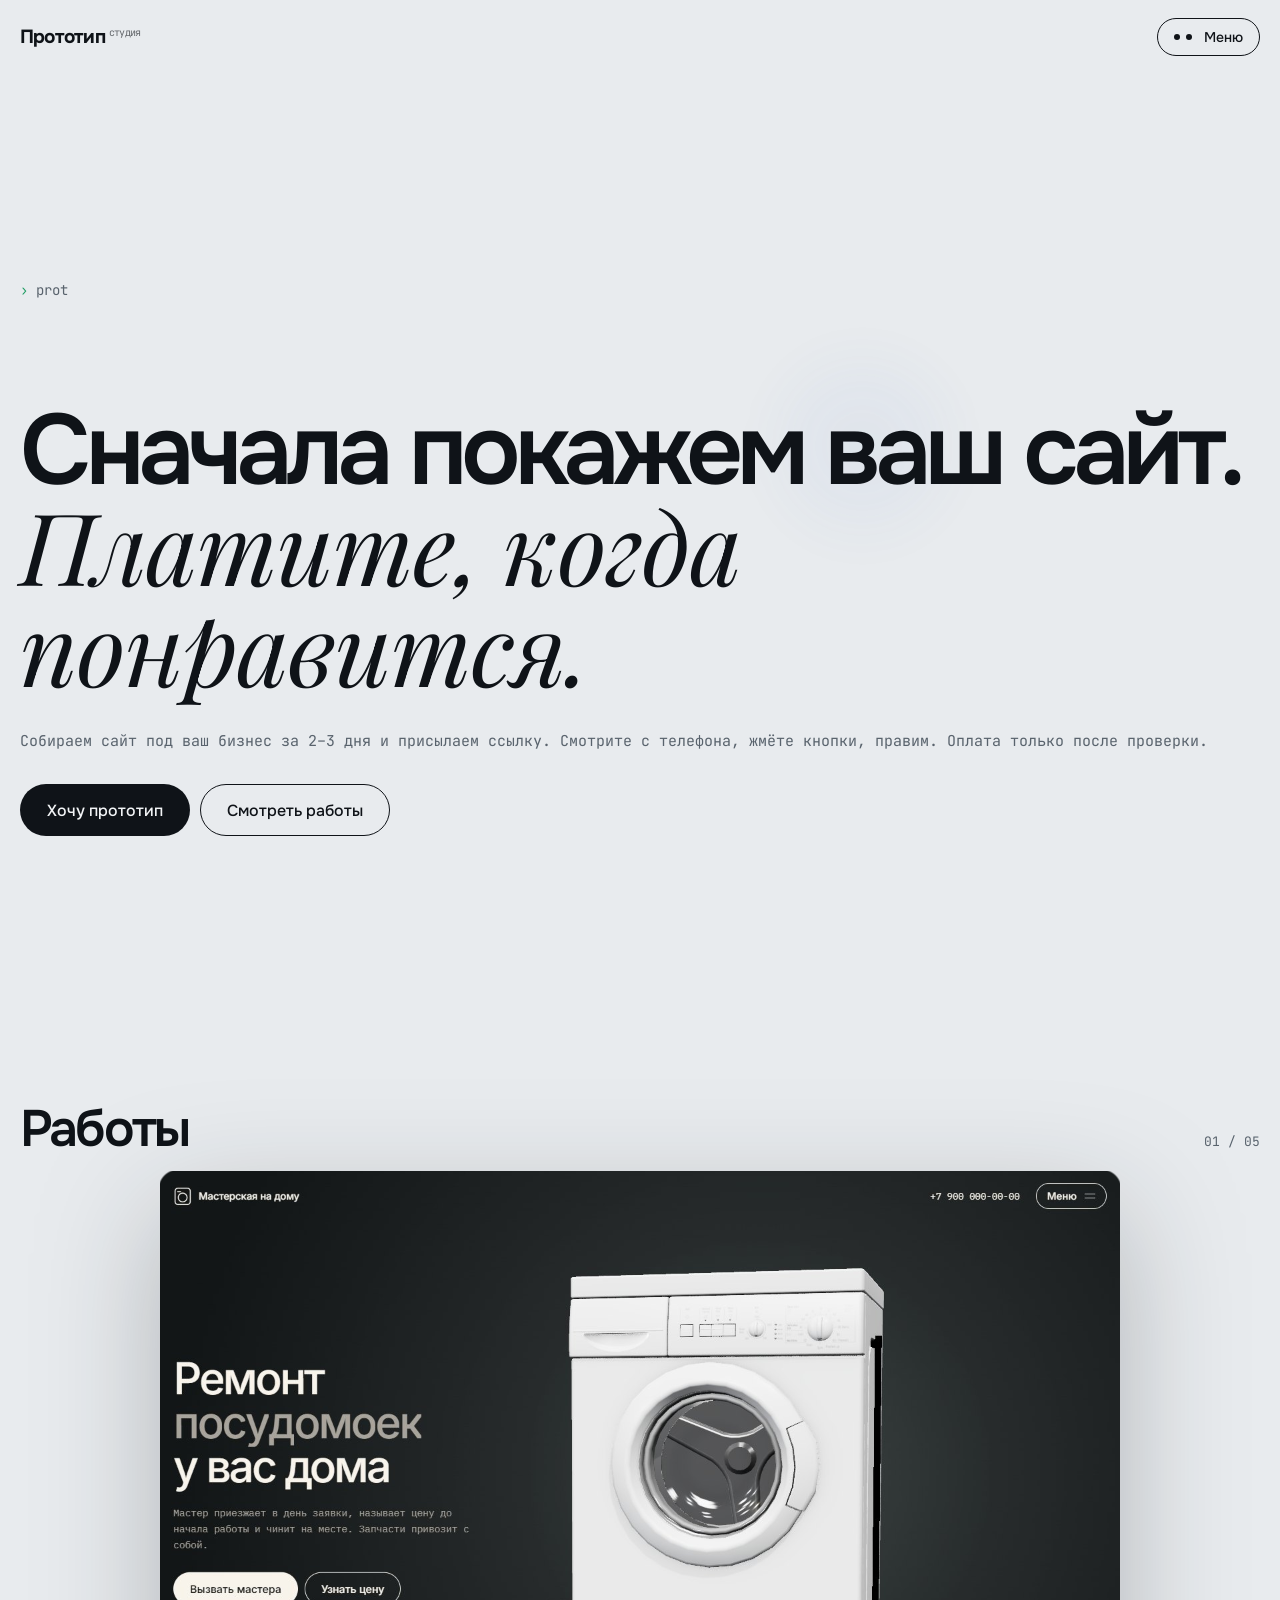
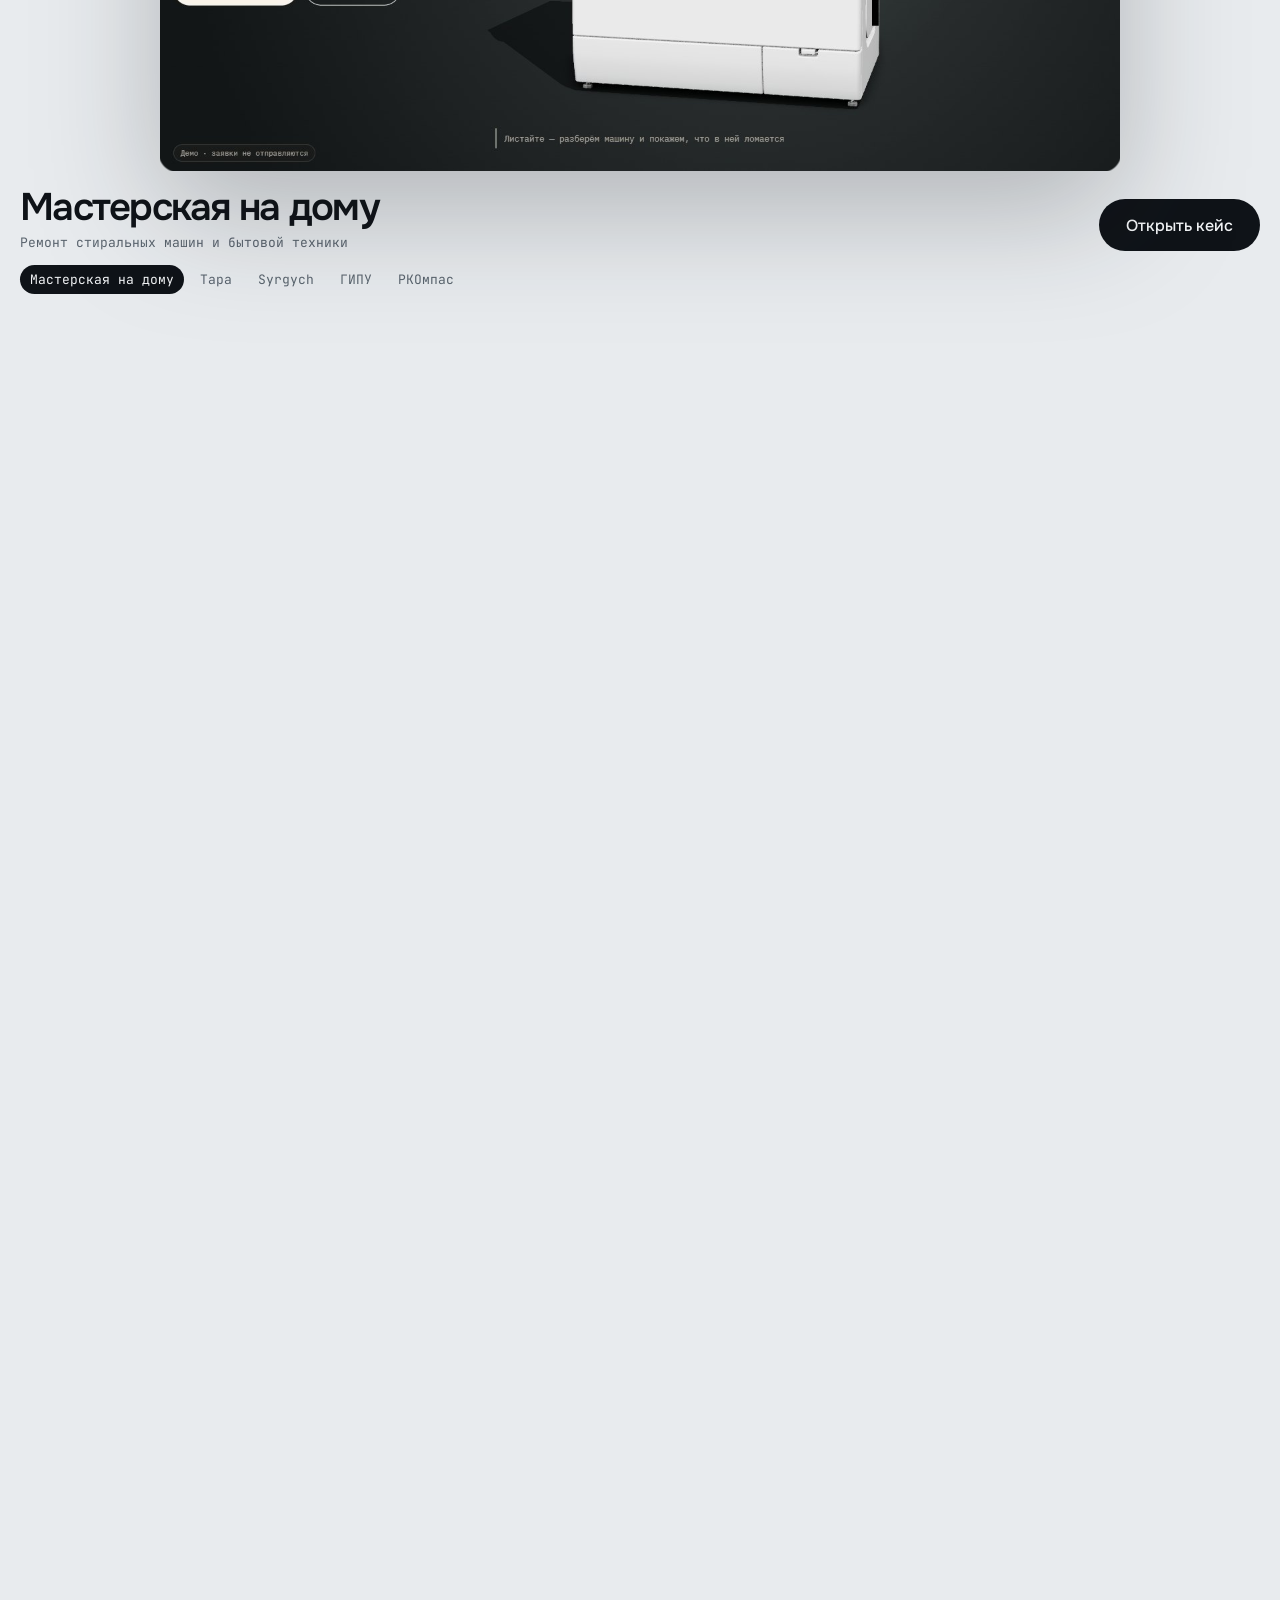
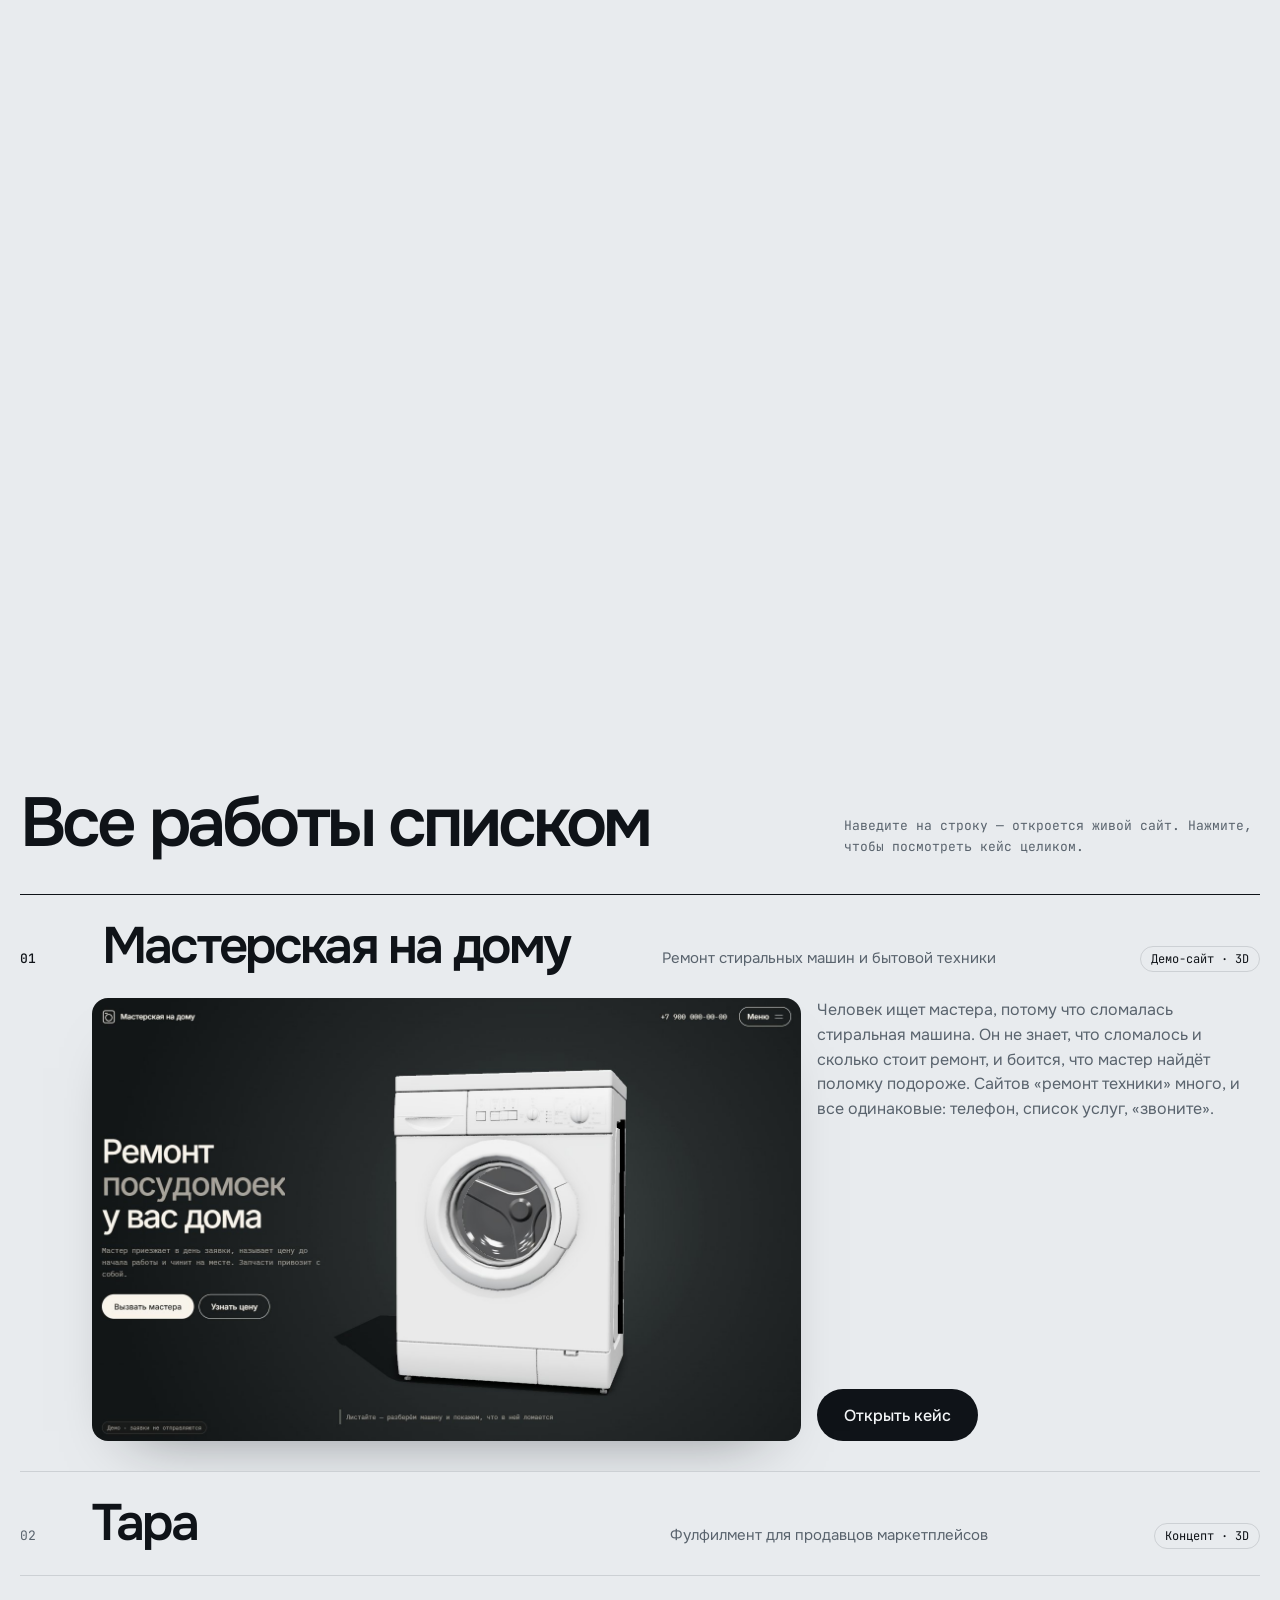
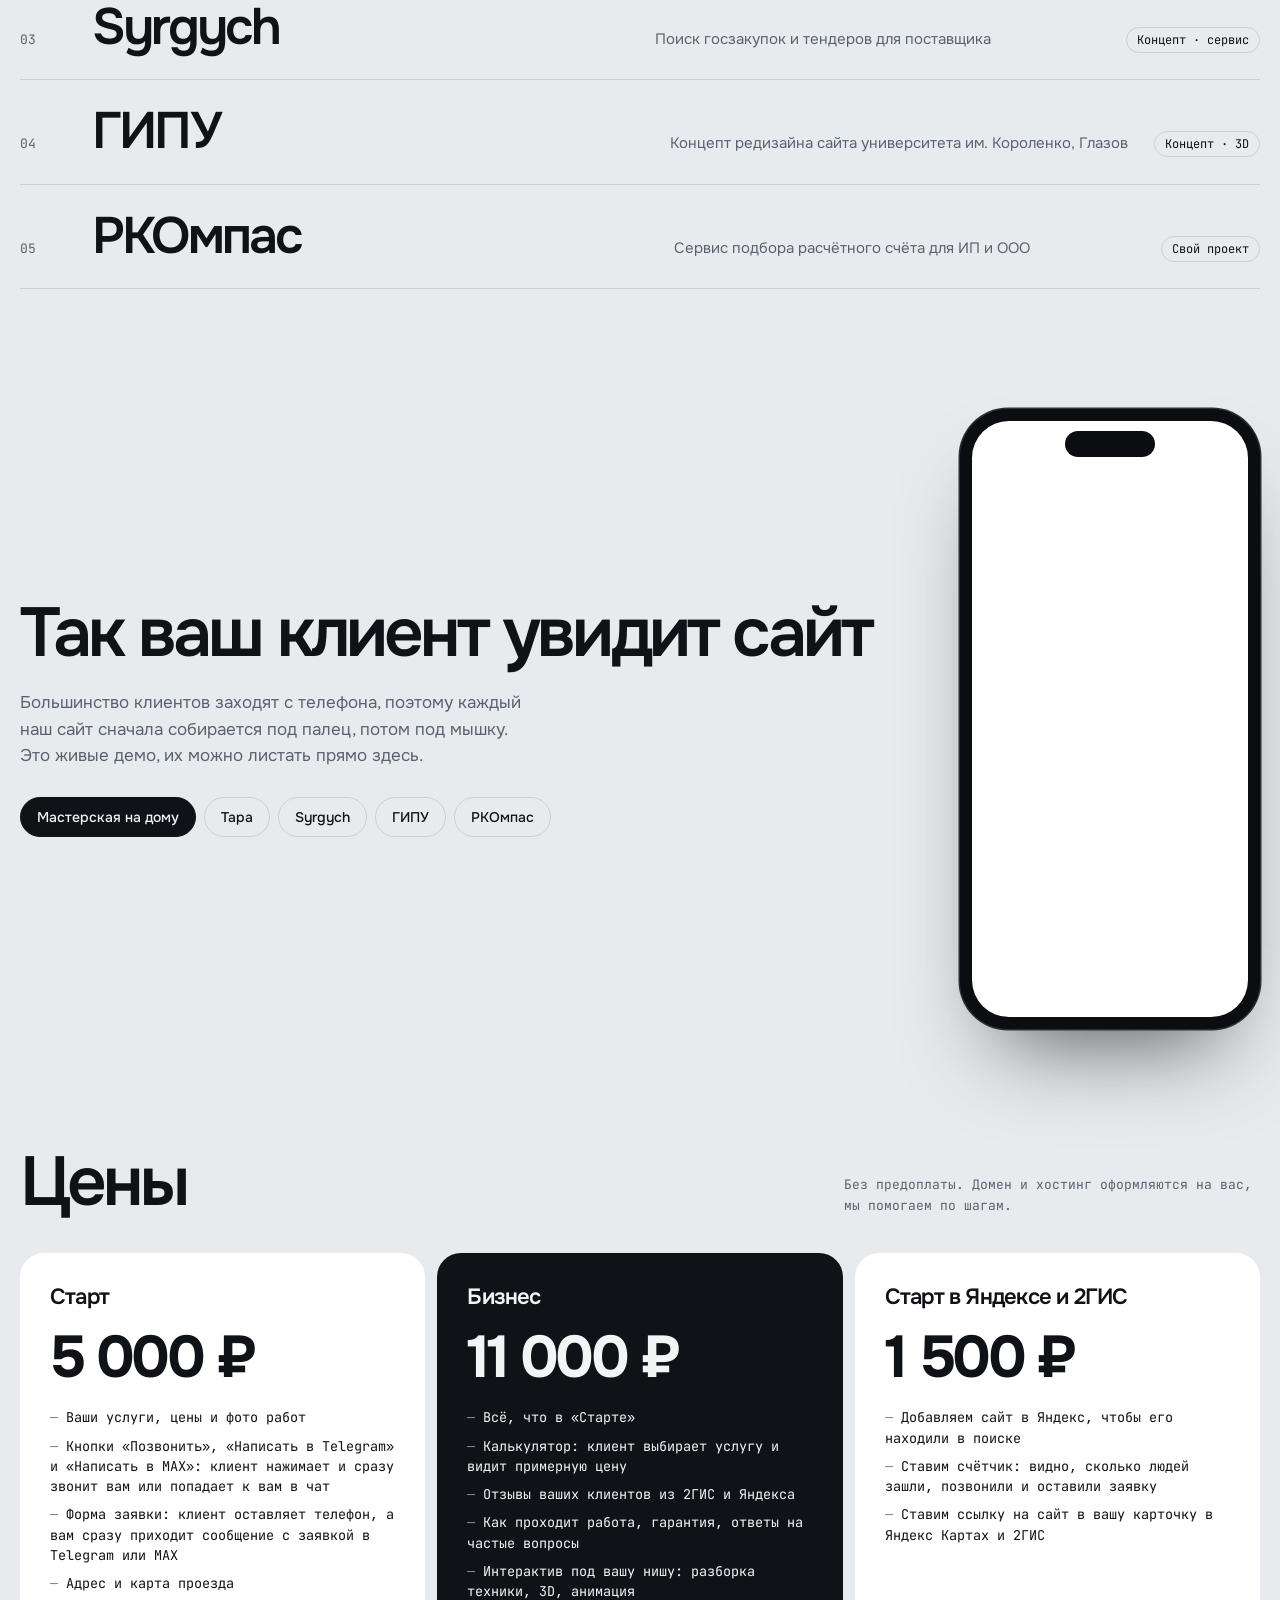
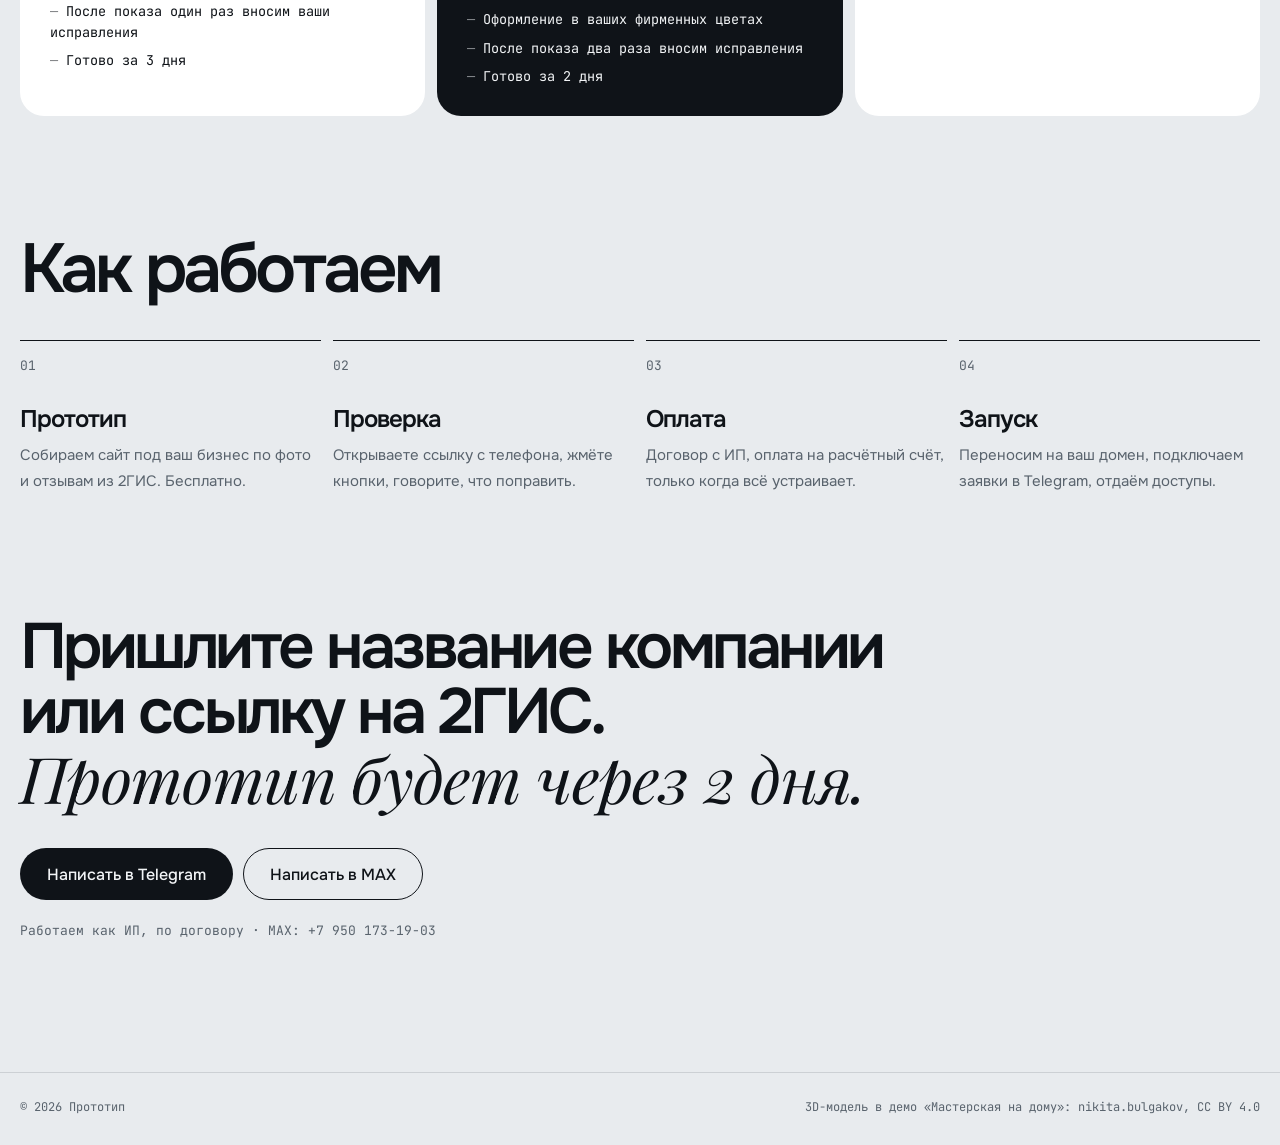
<file: index.html>
<!doctype html>
<html lang="ru" class="no-js">
<head>
  <meta charset="utf-8">
  <meta name="viewport" content="width=device-width, initial-scale=1, viewport-fit=cover">
  <title>Прототип — сайты для малого бизнеса</title>
  <meta name="description" content="Делаем сайты для малого бизнеса: сначала показываем готовый прототип на вашем телефоне, оплата только после проверки.">
  <meta name="theme-color" content="#E8EBEE">
  <link rel="preconnect" href="https://fonts.googleapis.com"><link rel="preconnect" href="https://fonts.gstatic.com" crossorigin>
  <link rel="stylesheet" href="https://fonts.googleapis.com/css2?family=Onest:wght@400;500;600;700&family=Playfair+Display:ital,wght@1,400;1,500&family=JetBrains+Mono:wght@400;500&display=swap">
  <link rel="stylesheet" href="./style.css">
  <script>document.documentElement.classList.replace('no-js','js')</script>
</head>
<body>
  <!-- прелоадер (по aller.studio): большой счётчик 0→100 и название, панель уезжает вверх -->
  <div class="pre" aria-hidden="true"><span class="pre__name">Прототип</span><span class="pre__num">000</span></div>

  <header class="top">
    <a class="logo" href="./">Прототип<sup>студия</sup></a>
    <button class="menu-btn" type="button" aria-expanded="false" aria-controls="menu"><span class="menu-btn__dot"></span><span class="menu-btn__dot"></span><span class="menu-btn__label">Меню</span></button>
  </header>

  <!-- журнальное меню (по brandonyasin.com) -->
  <nav class="menu" id="menu" aria-label="Разделы">
    <ol class="menu__list">
      <li><a href="#raboty" data-hint="3 работы, живые сайты"><span class="menu__n">01</span><span class="menu__t">Работы</span></a></li>
      <li><a href="#telefon" data-hint="как это выглядит в руке"><span class="menu__n">02</span><span class="menu__t">С телефона</span></a></li>
      <li><a href="#ceny" data-hint="два тарифа, без предоплаты"><span class="menu__n">03</span><span class="menu__t">Цены</span></a></li>
      <li><a href="#kak" data-hint="от прототипа до домена"><span class="menu__n">04</span><span class="menu__t">Как работаем</span></a></li>
      <li><a href="#svyaz" data-hint="Telegram или MAX"><span class="menu__n">05</span><span class="menu__t">Связаться</span></a></li>
    </ol>
    <p class="menu__foot">Работаем как ИП, по договору. Оплата на расчётный счёт после проверки сайта.</p>
  </nav>

  <main>
    <section class="hero" aria-labelledby="h1">
      <!-- интро-терминал (по adamperlis.com) -->
      <div class="term" aria-hidden="true"><div class="term__body"></div></div>
      <h1 id="h1" class="hero__title">Сначала покажем ваш сайт.<br><em>Платите, когда понравится.</em></h1>
      <p class="hero__lede">Собираем сайт под ваш бизнес за 2–3 дня и присылаем ссылку. Смотрите с телефона, жмёте кнопки, правим. Оплата только после проверки.</p>
      <div class="hero__row"><a class="btn btn--main" href="#svyaz">Хочу прототип</a><a class="btn btn--line" href="#raboty">Смотреть работы</a></div>
    </section>

    <!-- карточка работ с переходом как у adamperlis.com: изгиб, смаз, цветное расслоение; листается прокруткой -->
    <section class="dial" id="raboty" aria-labelledby="dial-t">
      <div class="dial__sticky">
        <div class="dial__top"><h2 id="dial-t">Работы</h2><span class="dial__count">01 / 03</span></div>
        <div class="dial__stage"><canvas aria-hidden="true"></canvas><img class="dial__fallback" alt=""></div>
        <div class="dial__meta"><div><h3 class="dial__name"></h3><p class="dial__niche"></p></div><a class="btn btn--main dial__go" href="#">Открыть кейс</a></div>
        <ol class="dial__names"></ol>
      </div>
    </section>

    <!-- сетка-аккордеон работ (по signal-a.studio) -->
    <section class="works" id="spisok" aria-labelledby="works-t">
      <div class="sec-head"><h2 id="works-t">Все работы списком</h2><p>Наведите на строку — откроется живой сайт. Нажмите, чтобы посмотреть кейс целиком.</p></div>
      <ol class="acc"></ol>
    </section>

    <!-- с телефона (по arshawnarbabi.com) -->
    <section class="phone-sec" id="telefon" aria-labelledby="phone-t">
      <div class="phone-sec__text">
        <h2 id="phone-t">Так ваш клиент увидит сайт</h2>
        <p>Большинство клиентов заходят с телефона, поэтому каждый наш сайт сначала собирается под палец, потом под мышку. Это живые демо, их можно листать прямо здесь.</p>
        <div class="phone-tabs" role="tablist" aria-label="Демо"></div>
      </div>
      <div class="phone"><div class="phone__screen"><iframe title="Демо сайта на телефоне" loading="lazy"></iframe></div><span class="phone__island"></span></div>
    </section>

    <section class="prices" id="ceny" aria-labelledby="prices-t">
      <div class="sec-head"><h2 id="prices-t">Цены</h2><p>Без предоплаты. Домен и хостинг оформляются на вас, мы помогаем по шагам.</p></div>
      <div class="plans">
        <article class="plan"><h3>Старт</h3><p class="plan__price">5 000 ₽</p><ul><li>Ваши услуги, цены и фото работ</li><li>Кнопки «Позвонить», «Написать в Telegram» и «Написать в MAX»: клиент нажимает и сразу звонит вам или попадает к вам в чат</li><li>Форма заявки: клиент оставляет телефон, а вам сразу приходит сообщение с заявкой в Telegram или MAX</li><li>Адрес и карта проезда</li><li>После показа один раз вносим ваши исправления</li><li>Готово за 3 дня</li></ul></article>
        <article class="plan plan--main"><h3>Бизнес</h3><p class="plan__price">11 000 ₽</p><ul><li>Всё, что в «Старте»</li><li>Калькулятор: клиент выбирает услугу и видит примерную цену</li><li>Отзывы ваших клиентов из 2ГИС и Яндекса</li><li>Как проходит работа, гарантия, ответы на частые вопросы</li><li>Интерактив под вашу нишу: разборка техники, 3D, анимация</li><li>Оформление в ваших фирменных цветах</li><li>После показа два раза вносим исправления</li><li>Готово за 2 дня</li></ul></article>
        <article class="plan"><h3>Старт в Яндексе и 2ГИС</h3><p class="plan__price">1 500 ₽</p><ul><li>Добавляем сайт в Яндекс, чтобы его находили в поиске</li><li>Ставим счётчик: видно, сколько людей зашли, позвонили и оставили заявку</li><li>Ставим ссылку на сайт в вашу карточку в Яндекс Картах и 2ГИС</li></ul></article>
      </div>
    </section>

    <section class="how" id="kak" aria-labelledby="how-t">
      <div class="sec-head"><h2 id="how-t">Как работаем</h2></div>
      <ol class="steps">
        <li><b>Прототип</b><span>Собираем сайт под ваш бизнес по фото и отзывам из 2ГИС. Бесплатно.</span></li>
        <li><b>Проверка</b><span>Открываете ссылку с телефона, жмёте кнопки, говорите, что поправить.</span></li>
        <li><b>Оплата</b><span>Договор с ИП, оплата на расчётный счёт, только когда всё устраивает.</span></li>
        <li><b>Запуск</b><span>Переносим на ваш домен, подключаем заявки в Telegram, отдаём доступы.</span></li>
      </ol>
    </section>

    <section class="contact" id="svyaz" aria-labelledby="c-t">
      <h2 id="c-t">Пришлите название компании или ссылку на 2ГИС.<br><em>Прототип будет через 2 дня.</em></h2>
      <div class="hero__row"><a class="btn btn--main" href="#svyaz" data-tg>Написать в Telegram</a><a class="btn btn--line" href="#svyaz" data-max>Написать в MAX</a></div>
      <p class="contact__small">Работаем как ИП, по договору · MAX: <span data-phone></span></p>
    </section>
  </main>

  <footer class="foot"><span>© 2026 Прототип</span><span>3D-модель в демо «Мастерская на дому»: nikita.bulgakov, CC BY 4.0</span></footer>

  <script src="https://cdn.jsdelivr.net/npm/gsap@3.13.0/dist/gsap.min.js"></script>
  <script type="module" src="./app.js?v=13"></script>
</body>
</html>
</file>
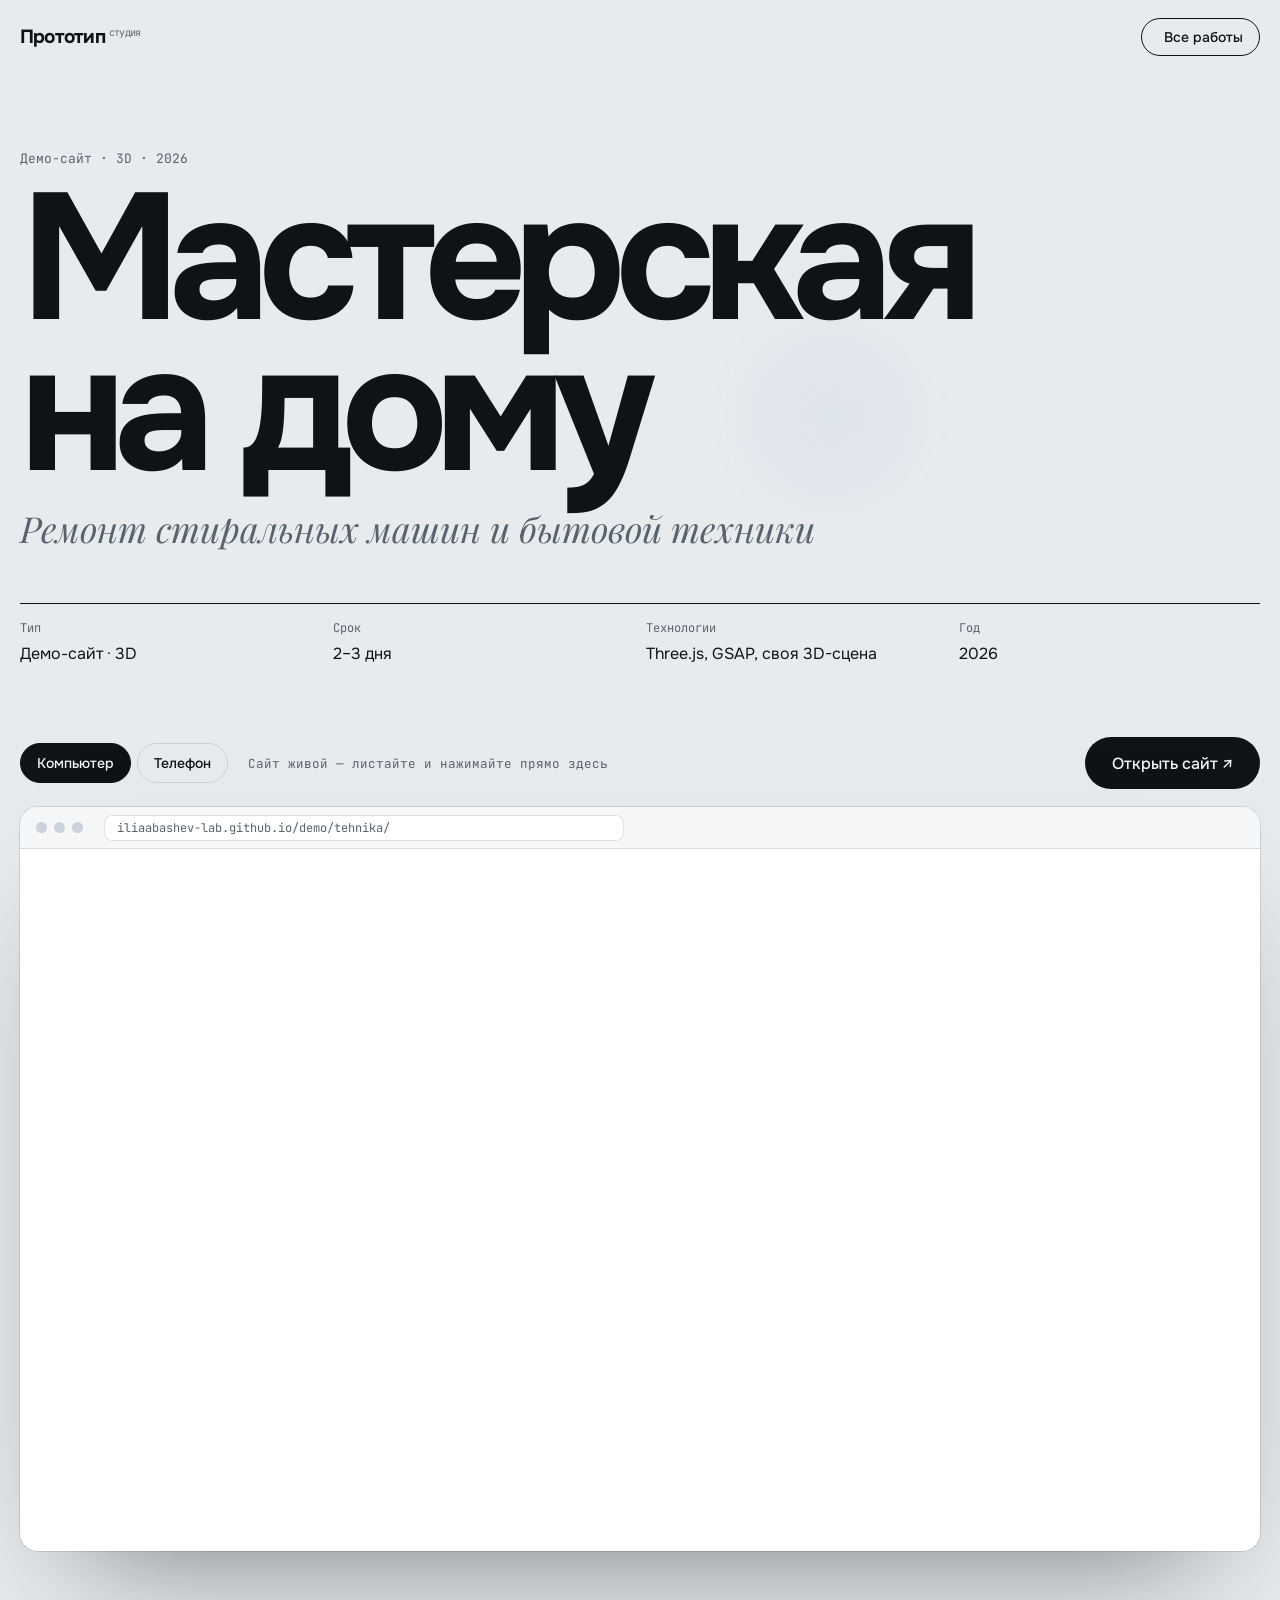
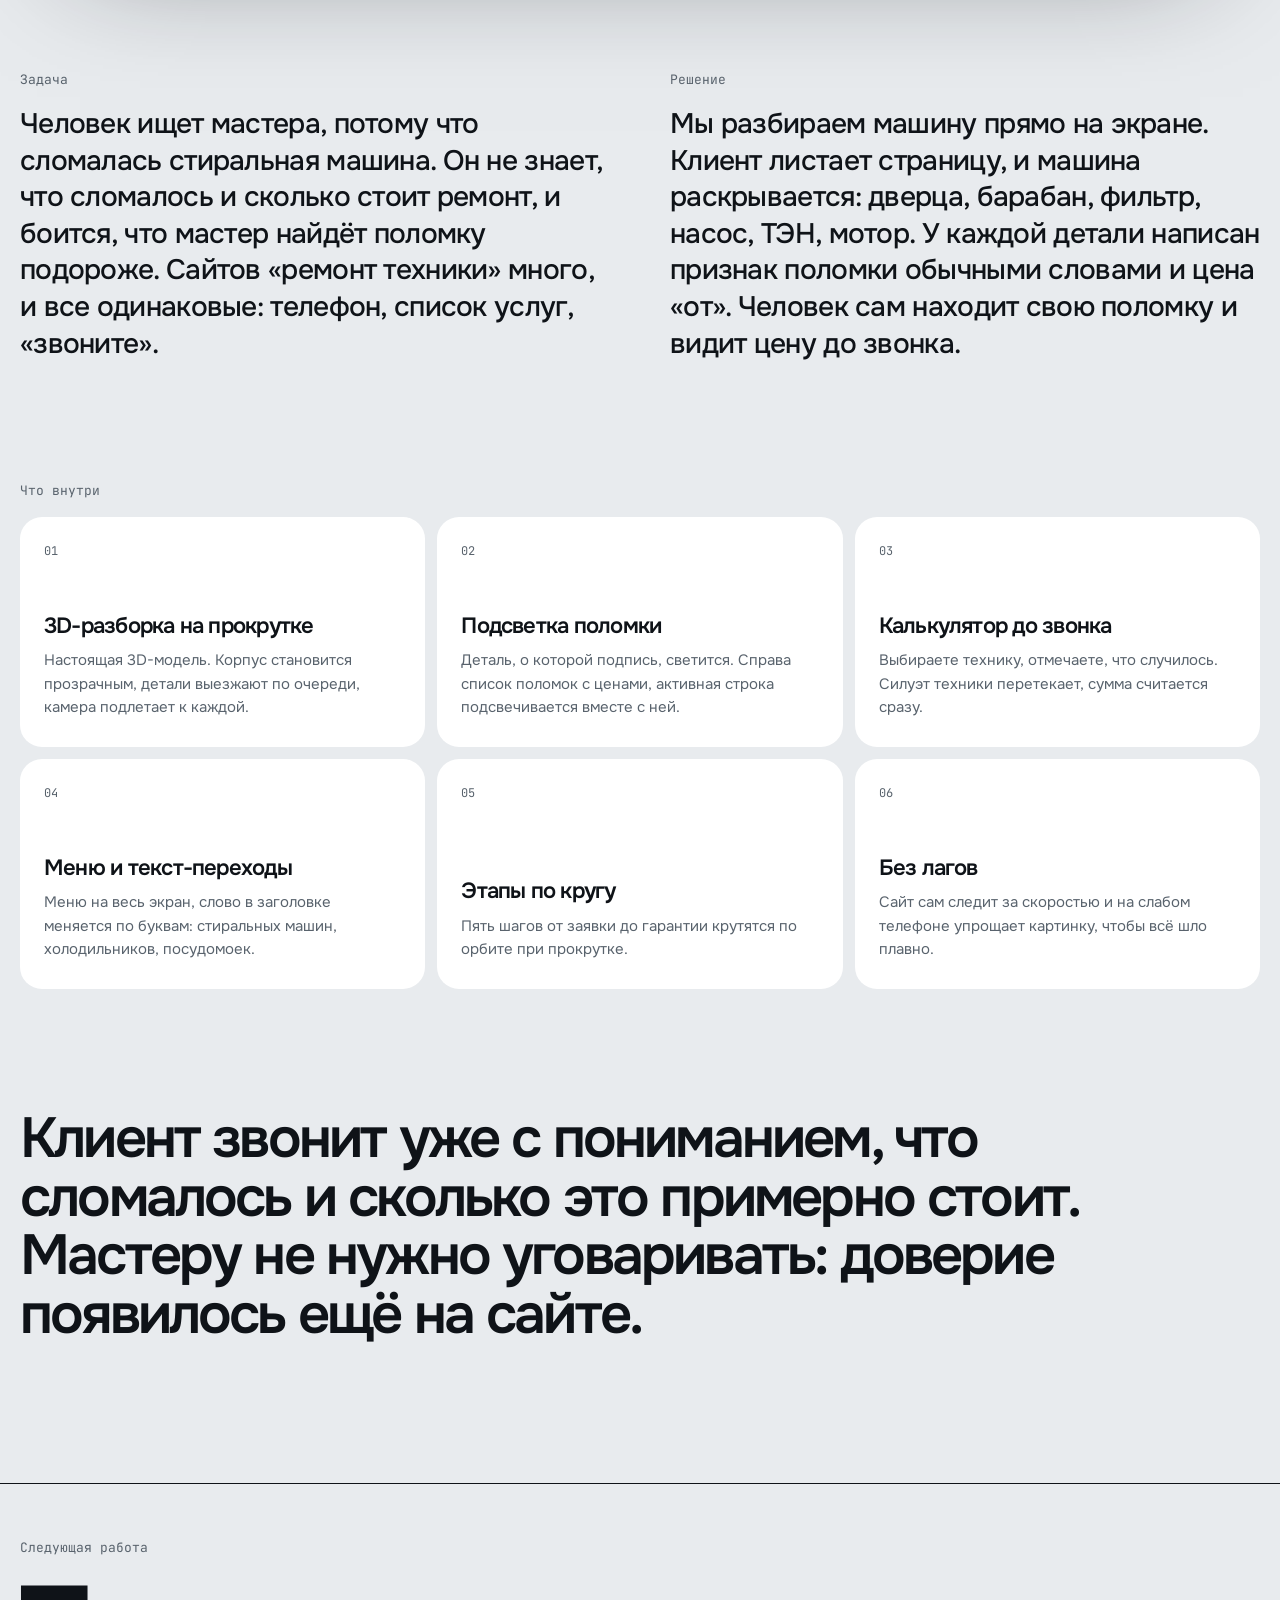
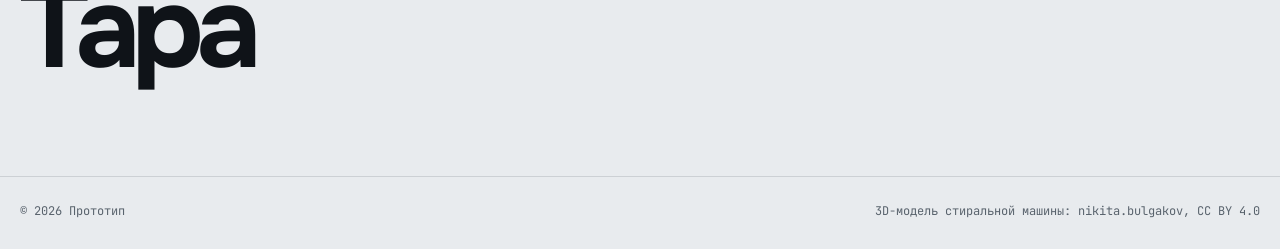
<file: case.html>
<!doctype html>
<html lang="ru" class="no-js">
<head>
  <meta charset="utf-8">
  <meta name="viewport" content="width=device-width, initial-scale=1, viewport-fit=cover">
  <title>Кейс — Прототип</title>
  <meta name="theme-color" content="#E8EBEE">
  <link rel="preconnect" href="https://fonts.googleapis.com"><link rel="preconnect" href="https://fonts.gstatic.com" crossorigin>
  <link rel="stylesheet" href="https://fonts.googleapis.com/css2?family=Onest:wght@400;500;600;700&family=Playfair+Display:ital,wght@1,400;1,500&family=JetBrains+Mono:wght@400;500&display=swap">
  <link rel="stylesheet" href="./style.css">
  <script>document.documentElement.classList.replace('no-js','js')</script>
</head>
<body class="is-case">
  <header class="top">
    <a class="logo" href="./" data-wipe>Прототип<sup>студия</sup></a>
    <a class="menu-btn" href="./#raboty" data-wipe><span class="menu-btn__label">Все работы</span></a>
  </header>

  <main class="case">
    <!-- шапка кейса (по brandonyasin.com): огромное название, курсивом ниша, ряд фактов -->
    <section class="case__head">
      <p class="case__kind"></p>
      <h1 class="case__title"></h1>
      <p class="case__niche"></p>
      <dl class="case__facts">
        <div><dt>Тип</dt><dd data-f="kind"></dd></div>
        <div><dt>Срок</dt><dd data-f="time"></dd></div>
        <div><dt>Технологии</dt><dd data-f="stack"></dd></div>
        <div><dt>Год</dt><dd data-f="year"></dd></div>
      </dl>
    </section>

    <!-- живой сайт во всю ширину: можно листать прямо здесь, переключить на телефон, открыть в новой вкладке -->
    <section class="live" aria-label="Живой сайт">
      <div class="live__bar">
        <div class="seg" role="tablist" aria-label="Устройство">
          <button type="button" role="tab" aria-selected="true" data-mode="desk">Компьютер</button>
          <button type="button" role="tab" aria-selected="false" data-mode="phone">Телефон</button>
        </div>
        <p class="live__hint">Сайт живой — листайте и нажимайте прямо здесь</p>
        <a class="btn btn--main live__open" data-f="url" target="_blank" rel="noopener">Открыть сайт ↗</a>
      </div>
      <div class="live__stage" data-mode="desk">
        <div class="browser"><div class="browser__bar"><i></i><i></i><i></i><span class="browser__url"></span></div><div class="browser__view"><iframe title="Сайт на компьютере"></iframe></div></div>
        <div class="phone phone--big"><div class="phone__screen"><iframe title="Сайт на телефоне"></iframe></div><span class="phone__island"></span></div>
      </div>
    </section>

    <section class="story">
      <div class="story__col"><h2>Задача</h2><p data-f="task"></p></div>
      <div class="story__col"><h2>Решение</h2><p data-f="solution"></p></div>
    </section>

    <section class="feats" aria-labelledby="feats-t">
      <h2 id="feats-t">Что внутри</h2>
      <ol class="feats__list"></ol>
    </section>

    <section class="result" aria-labelledby="res-t">
      <h2 id="res-t" class="visually-hidden">Результат</h2>
      <p class="result__text" data-f="result"></p>
    </section>

    <a class="case__next" data-wipe href="#"><span>Следующая работа</span><b></b></a>
  </main>
  <footer class="foot"><span>© 2026 Прототип</span><span data-credit></span></footer>
  <script src="https://cdn.jsdelivr.net/npm/gsap@3.13.0/dist/gsap.min.js"></script>
  <script type="module" src="./app.js?v=13"></script>
</body>
</html>
</file>
<file: style.css>
/* Портфолио «Прототип»: светлая холодная «бумага» и чернильный графит — нарочно не похоже на тёмное демо техники.
   Onest (кириллица, ровный гротеск) — заголовки и текст; Playfair Display курсивом — акцентные слова;
   JetBrains Mono — номера, терминал, служебные строки. Единственный цветной жест — радуга: шторка переходов и «жидкость». */
:root {
  --bg: #E8EBEE; --bg-2: #DDE2E6; --paper: #FFFFFF; --ink: #0F1318; --on-ink: #F2F4F6;
  --muted: #59636D; --line: rgba(15, 19, 24, .12); --line-ink: rgba(242, 244, 246, .14);
  --rainbow: linear-gradient(115deg, #ff5f6d 0%, #ffb347 18%, #e6e65a 34%, #4fd99a 50%, #4ab8f5 66%, #7c6bff 82%, #ff5fcf 100%);
  --f: "Onest", "Segoe UI", system-ui, sans-serif;
  --serif: "Playfair Display", Georgia, serif;
  --mono: "JetBrains Mono", ui-monospace, Consolas, monospace;
  --gl: max(20px, env(safe-area-inset-left, 0px)); --gr: max(20px, env(safe-area-inset-right, 0px));
  color-scheme: light;
}
*, *::before, *::after { box-sizing: border-box; }
html { -webkit-text-size-adjust: 100%; scroll-behavior: smooth; }
body { margin: 0; background: var(--bg); color: var(--ink); font: 400 17px/1.55 var(--f); overflow-x: hidden; -webkit-font-smoothing: antialiased; }
a { color: inherit; }
:focus-visible { outline: 2px solid #4ab8f5; outline-offset: 3px; }
em { font-family: var(--serif); font-style: italic; font-weight: 400; letter-spacing: -.01em; }
h1, h2, h3 { margin: 0; text-wrap: balance; }
.visually-hidden { position: absolute; width: 1px; height: 1px; overflow: hidden; clip: rect(0 0 0 0); }
main > section { padding: 120px var(--gr) 0 var(--gl); max-width: 1360px; margin: 0 auto; }
.sec-head { display: flex; flex-wrap: wrap; justify-content: space-between; align-items: end; gap: 12px 40px; margin-bottom: 36px; }
.sec-head h2, .phone-sec h2 { font: 600 clamp(38px, 5.4vw, 80px)/.98 var(--f); letter-spacing: -.055em; }
.sec-head p { margin: 0; max-width: 32em; color: var(--muted); font: 400 13px/1.6 var(--mono); }
.btn { display: inline-flex; align-items: center; min-height: 52px; padding: 0 26px; border-radius: 999px; font: 500 16px var(--f); text-decoration: none; border: 1px solid transparent; cursor: pointer; transition: background .3s, color .3s, transform .2s, border-color .3s; }
.btn--main { background: var(--ink); color: var(--on-ink); }
.btn--line { border-color: var(--ink); }
@media (hover: hover) { .btn--main:hover { background: #22324D; color: var(--on-ink); } .btn--line:hover { background: var(--ink); color: var(--on-ink); } }
.btn:active { transform: scale(.98); }

/* прелоадер */
.pre { position: fixed; inset: 0; z-index: 100; background: var(--ink); color: var(--on-ink); display: none; }
html.js .pre.is-on { display: block; }
.pre__name { position: absolute; left: var(--gl); top: 28px; font: 500 14px var(--mono); opacity: .6; }
.pre__num { position: absolute; right: var(--gr); bottom: 6px; font: 700 clamp(110px, 24vw, 340px)/.8 var(--f); letter-spacing: -.07em; font-variant-numeric: tabular-nums;
  color: var(--on-ink); }

/* радужная шторка */
.wipe { position: fixed; inset: 0; z-index: 90; background: var(--ink); transform: translateY(101%); pointer-events: none; }
.wipe.is-cover { transform: none; }

/* шапка */
.top { position: fixed; top: env(safe-area-inset-top, 0px); left: 0; right: 0; z-index: 60; display: flex; justify-content: space-between; align-items: center;
  padding: 18px var(--gr) 18px var(--gl); color: var(--ink); }
.logo { text-decoration: none; font: 700 19px var(--f); letter-spacing: -.04em; }
.logo sup { font: 400 10px var(--mono); margin-left: 4px; opacity: .6; }
.menu-btn { display: inline-flex; align-items: center; gap: 6px; border: 1px solid currentColor; background: transparent; color: inherit; border-radius: 999px;
  padding: 9px 16px; font: 500 14px var(--f); cursor: pointer; text-decoration: none; }
.menu-btn__dot { width: 6px; height: 6px; border-radius: 50%; background: currentColor; transition: transform .35s; }
.menu-btn__label { margin-left: 6px; }
.menu-btn[aria-expanded="true"] .menu-btn__dot:first-child { transform: translateX(6px); }
.menu-btn[aria-expanded="true"] .menu-btn__dot:nth-child(2) { transform: translateX(-6px); }

/* журнальное меню: тёмное поверх светлого сайта */
.menu { position: fixed; inset: 0; z-index: 55; background: var(--ink); color: var(--on-ink); padding: calc(100px + env(safe-area-inset-top, 0px)) var(--gr) 32px var(--gl);
  display: flex; flex-direction: column; justify-content: space-between; clip-path: circle(0% at calc(100% - 60px) 40px); visibility: hidden;
  transition: clip-path .75s cubic-bezier(.7,0,.2,1), visibility 0s .75s; }
.menu.is-open { clip-path: circle(150% at calc(100% - 60px) 40px); visibility: visible; transition: clip-path .75s cubic-bezier(.7,0,.2,1); }
.menu__list { list-style: none; margin: 0; padding: 0; }
.menu__list li { border-top: 1px solid var(--line-ink); }
.menu__list a { display: grid; grid-template-columns: 56px 1fr auto; align-items: baseline; gap: 12px; padding: 10px 0; text-decoration: none; }
.menu__list a::after { content: attr(data-hint); font: 400 13px var(--mono); opacity: 0; color: #9aa4ad; transform: translateX(-10px); transition: opacity .35s, transform .35s; white-space: nowrap; }
.menu__n { font: 400 13px var(--mono); color: #9aa4ad; }
.menu__t { font: 600 clamp(40px, 8vw, 112px)/1.02 var(--f); letter-spacing: -.06em; transition: transform .45s cubic-bezier(.3,.7,.2,1); display: inline-block; }
@media (hover: hover) { .menu__list a:hover .menu__t { transform: translateX(18px); font-family: var(--serif); font-style: italic; font-weight: 400; letter-spacing: -.02em; }
  .menu__list a:hover::after { opacity: 1; transform: none; } }
.menu__foot { font: 400 13px var(--mono); color: #9aa4ad; margin: 20px 0 0; }

/* первый экран */
.hero { position: relative; min-height: 100svh; display: flex; flex-direction: column; justify-content: flex-end; padding-bottom: 64px; padding-top: 120px; max-width: none !important; overflow: hidden; }
.fluid { position: fixed; inset: 0; width: 100vw; height: 100vh; z-index: -1; filter: blur(34px) saturate(1.25); opacity: .9; pointer-events: none; }
.hero > *:not(.fluid) { position: relative; max-width: 1360px; width: 100%; margin-left: auto; margin-right: auto; }
.term { font: 400 14px/1.75 var(--mono); color: var(--muted); margin-bottom: 28px; min-height: 7em; }
.term__line::before { content: "› "; color: #1f9d63; }
.term__line.is-ok::after { content: " ✓"; color: #1f9d63; }
.term__caret { display: inline-block; width: .6em; height: 1.1em; background: var(--ink); vertical-align: -3px; animation: caret 1s steps(1) infinite; }
@keyframes caret { 50% { opacity: 0; } }
.hero__title { font: 600 clamp(46px, 7.8vw, 132px)/.94 var(--f); letter-spacing: -.06em; }
.hero__lede { max-width: 34em; color: var(--muted); font: 400 15px/1.65 var(--mono); margin: 28px 0 30px; }
.hero__row { display: flex; flex-wrap: wrap; gap: 10px; }

/* сетка-аккордеон работ */
.acc { list-style: none; margin: 0; padding: 0; border-top: 1px solid var(--ink); }
.acc__item { border-bottom: 1px solid var(--line); }
.acc__head { display: grid; grid-template-columns: 56px 1.2fr 1fr auto; gap: 16px; align-items: baseline; padding: 26px 0; cursor: pointer; text-decoration: none; }
.acc__n { font: 400 13px var(--mono); color: var(--muted); }
.acc__t { font: 600 clamp(30px, 4vw, 58px)/1 var(--f); letter-spacing: -.055em; transition: transform .4s cubic-bezier(.3,.7,.2,1); }
.acc__niche { color: var(--muted); font-size: 15px; }
.acc__kind { font: 400 12px var(--mono); border: 1px solid var(--line); border-radius: 999px; padding: 4px 10px; white-space: nowrap; }
.acc__body { display: grid; grid-template-rows: 0fr; transition: grid-template-rows .6s cubic-bezier(.3,.7,.2,1); }
.acc__body > div { overflow: hidden; }
.acc__inner { display: grid; grid-template-columns: 56px 1.6fr 1fr; gap: 16px; padding-bottom: 30px; }
.acc__shot { grid-column: 2; position: relative; aspect-ratio: 16 / 10; border-radius: 16px; overflow: hidden; background: var(--bg-2); box-shadow: 0 30px 60px -40px rgba(15,19,24,.5); }
.acc__shot img { position: absolute; inset: 0; width: 100%; height: 100%; object-fit: cover; }
.acc__side { display: flex; flex-direction: column; justify-content: space-between; gap: 18px; }
.acc__side p { margin: 0; color: var(--muted); font-size: 16px; }
.acc__go { align-self: flex-start; }
.acc__item.is-open .acc__body { grid-template-rows: 1fr; }
.acc__item.is-open .acc__t { transform: translateX(10px); }
.acc__item.is-open .acc__n { color: var(--ink); font-weight: 500; }

/* телефон */
.phone-sec { display: grid; grid-template-columns: 1fr auto; gap: 60px; align-items: center; }
.phone-sec p { color: var(--muted); max-width: 30em; margin: 22px 0 28px; }
.phone-tabs { display: flex; flex-wrap: wrap; gap: 8px; }
.phone-tabs button, .seg button { border: 1px solid var(--line); background: transparent; color: var(--ink); border-radius: 999px; padding: 10px 16px; font: 500 14px var(--f); cursor: pointer; transition: all .3s; }
.phone-tabs button[aria-selected="true"], .seg button[aria-selected="true"] { background: var(--ink); color: var(--on-ink); border-color: var(--ink); }
.phone { position: relative; width: 300px; height: 620px; border-radius: 48px; background: #0B0D10; padding: 12px; box-shadow: 0 0 0 1.5px #2a2f35, 0 50px 90px -40px rgba(15,19,24,.7); flex: none; }
.phone__screen { position: relative; width: 100%; height: 100%; border-radius: 37px; overflow: hidden; background: #fff; }
.phone__screen iframe { position: absolute; top: 0; left: 0; width: 390px; border: 0; transform-origin: 0 0; }
.phone__island { position: absolute; top: 22px; left: 50%; width: 90px; height: 26px; margin-left: -45px; border-radius: 20px; background: #0B0D10; }

/* цены и шаги */
.plans { display: grid; grid-template-columns: repeat(3, minmax(0, 1fr)); gap: 12px; }
.plan { background: var(--paper); border-radius: 24px; padding: 30px; }
.plan--main { background: var(--ink); color: var(--on-ink); }
.plan h3 { font: 600 22px var(--f); letter-spacing: -.035em; }
.plan__price { font: 700 clamp(42px, 4.6vw, 64px)/1 var(--f); letter-spacing: -.06em; margin: 18px 0 20px; }
.plan ul { margin: 0; padding: 0; list-style: none; display: grid; gap: 8px; font: 400 13.5px/1.5 var(--mono); }
.plan ul li::before { content: "— "; opacity: .5; }
.steps { list-style: none; margin: 0; padding: 0; display: grid; grid-template-columns: repeat(4, minmax(0, 1fr)); gap: 12px; counter-reset: s; }
.steps li { border-top: 1px solid var(--ink); padding-top: 16px; counter-increment: s; }
.steps li::before { content: "0" counter(s); font: 400 13px var(--mono); color: var(--muted); display: block; margin-bottom: 30px; }
.steps b { display: block; font: 600 24px var(--f); letter-spacing: -.04em; margin-bottom: 8px; }
.steps span { color: var(--muted); font-size: 15px; }
.contact { padding-bottom: 120px; }
.contact h2 { font: 600 clamp(34px, 5vw, 78px)/1.02 var(--f); letter-spacing: -.055em; margin-bottom: 32px; }
.contact__reply { margin: 28px 0 0; font: 500 18px/1.5 var(--f); }
.contact__small { font: 400 13px var(--mono); color: var(--muted); margin-top: 22px; }
.foot { display: flex; flex-wrap: wrap; justify-content: space-between; gap: 8px; padding: 26px var(--gr) 30px var(--gl); border-top: 1px solid var(--line); font: 400 12px var(--mono); color: var(--muted); }

/* ===== страница кейса ===== */
.case > section { max-width: 1440px; }
.case__head { padding-top: 150px !important; }
.case__kind { font: 400 13px var(--mono); color: var(--muted); margin: 0 0 18px; }
.case__title { font: 700 clamp(64px, 14vw, 240px)/.84 var(--f); letter-spacing: -.07em; }
.case__niche { font: 400 clamp(24px, 2.8vw, 42px)/1.15 var(--serif); font-style: italic; color: var(--muted); margin: 22px 0 0; max-width: 26em; }
.case__facts { display: grid; grid-template-columns: repeat(4, minmax(0, 1fr)); gap: 12px; margin: 54px 0 0; border-top: 1px solid var(--ink); padding-top: 16px; }
.case__facts dt { font: 400 12px var(--mono); color: var(--muted); }
.case__facts dd { margin: 6px 0 0; font-size: 16px; }

.live { padding-top: 70px !important; }
.live__bar { display: flex; flex-wrap: wrap; align-items: center; gap: 14px 20px; margin-bottom: 18px; }
.seg { display: flex; gap: 6px; }
.live__hint { margin: 0; font: 400 12.5px var(--mono); color: var(--muted); flex: 1; min-width: 200px; }
.live__stage { position: relative; }
.browser { border-radius: 18px; overflow: hidden; background: #fff; box-shadow: 0 0 0 1px var(--line), 0 60px 120px -60px rgba(15,19,24,.55); }
.browser__bar { height: 42px; display: flex; gap: 7px; align-items: center; padding: 0 16px; background: #F4F6F8; border-bottom: 1px solid var(--line); }
.browser__bar i { width: 11px; height: 11px; border-radius: 50%; background: #CBD2D9; }
.browser__url { margin-left: 14px; font: 400 12px var(--mono); color: var(--muted); background: #fff; border: 1px solid var(--line); border-radius: 8px; padding: 4px 12px; flex: 1; max-width: 520px; overflow: hidden; text-overflow: ellipsis; white-space: nowrap; }
.browser__view { position: relative; height: min(78vh, 820px); overflow: hidden; }
.browser__view iframe { position: absolute; top: 0; left: 0; width: 1440px; border: 0; transform-origin: 0 0; }
.phone--big { display: none; width: 390px; height: 800px; margin: 0 auto; border-radius: 58px; padding: 14px; }
.phone--big .phone__screen { border-radius: 45px; }
.phone--big .phone__island { top: 26px; width: 110px; height: 30px; margin-left: -55px; }
.live__stage[data-mode="phone"] .browser { display: none; }
.live__stage[data-mode="phone"] .phone--big { display: block; }

.story { display: grid; grid-template-columns: 1fr 1fr; gap: 60px; }
.story h2, .feats h2 { font: 400 13px var(--mono); color: var(--muted); margin-bottom: 18px; letter-spacing: 0; }
.story p { margin: 0; font: 500 clamp(22px, 2.2vw, 30px)/1.3 var(--f); letter-spacing: -.025em; }
.feats__list { list-style: none; margin: 0; padding: 0; display: grid; grid-template-columns: repeat(3, minmax(0, 1fr)); gap: 12px; counter-reset: f; }
.feats__list li { background: var(--paper); border-radius: 22px; padding: 26px 24px 28px; counter-increment: f; display: flex; flex-direction: column; gap: 10px; min-height: 230px; transition: transform .4s cubic-bezier(.3,.7,.2,1); }
.feats__list li::before { content: "0" counter(f); font: 400 12px var(--mono); color: var(--muted); margin-bottom: auto; }
.feats__list b { font: 600 22px/1.15 var(--f); letter-spacing: -.035em; }
.feats__list span { color: var(--muted); font-size: 15px; }
@media (hover: hover) { .feats__list li:hover { transform: translateY(-6px); } }
.result { padding-bottom: 40px; }
.result__text { margin: 0; font: 600 clamp(32px, 4.4vw, 68px)/1.04 var(--f); letter-spacing: -.05em; max-width: 20em; }
.case__next { display: block; max-width: 1440px; margin: 100px auto 0; padding: 50px var(--gr) 90px var(--gl); border-top: 1px solid var(--ink); text-decoration: none; }
.case__next span { font: 400 13px var(--mono); color: var(--muted); }
.case__next b { display: block; font: 700 clamp(48px, 9vw, 150px)/1 var(--f); letter-spacing: -.065em; margin-top: 10px; }
@media (hover: hover) { .case__next:hover b { font-family: var(--serif); font-style: italic; font-weight: 400; letter-spacing: -.02em; } }

/* телефон и планшет */
@media (max-width: 900px) {
  main > section { padding-top: 90px; }
  .acc__head { grid-template-columns: 34px 1fr auto; }
  .acc__niche { display: none; }
  .acc__inner { grid-template-columns: 1fr; }
  .acc__shot { grid-column: 1; }
  .phone-sec { grid-template-columns: 1fr; justify-items: center; gap: 30px; }
  .phone { width: 280px; height: 580px; }
  .plans, .steps, .story, .feats__list { grid-template-columns: 1fr; }
  .menu__list a { grid-template-columns: 36px 1fr; }
  .menu__list a::after { display: none; }
  .case__facts { grid-template-columns: 1fr 1fr; }
  .browser__view { height: 62vh; }
  .phone--big { width: min(92vw, 360px); height: min(160vw, 740px); }
}
@media (prefers-reduced-motion: reduce) { *, *::before, *::after { transition-duration: .01ms !important; animation: none !important; } html { scroll-behavior: auto; } }

/* затухание при переходе между страницами */
body { animation: page-in .5s ease both; }
@keyframes page-in { from { opacity: 0; } }
body.is-leaving { opacity: 0; transition: opacity .3s ease; }

/* карточка работ */
.dial { position: relative; height: 330vh; max-width: none !important; padding-left: 0 !important; padding-right: 0 !important; }
.dial__sticky { position: sticky; top: 0; height: 100svh; display: grid; grid-template-rows: auto 1fr auto auto; gap: 14px;
  padding: 84px var(--gr) 26px var(--gl); max-width: 1360px; margin: 0 auto; }
.dial__top { display: flex; justify-content: space-between; align-items: baseline; }
.dial__top h2 { font: 600 clamp(32px, 4vw, 56px)/1 var(--f); letter-spacing: -.055em; }
.dial__count { font: 400 13px var(--mono); color: var(--muted); font-variant-numeric: tabular-nums; }
.dial__stage { position: relative; min-height: 0; display: grid; place-items: center; }
.dial__stage canvas { width: min(100%, calc((100svh - 300px) * 1.6)); aspect-ratio: 16 / 10; max-height: 100%; cursor: grab; filter: drop-shadow(0 40px 60px rgba(15,19,24,.25)); }
.dial__fallback { display: none; width: 100%; border-radius: 18px; }
.dial.is-static canvas { display: none; } .dial.is-static .dial__fallback { display: block; }
.dial__meta { display: flex; flex-wrap: wrap; justify-content: space-between; align-items: end; gap: 12px 24px; }
.dial__name { font: 600 clamp(26px, 3vw, 42px)/1.05 var(--f); letter-spacing: -.045em; }
.dial__niche { margin: 6px 0 0; color: var(--muted); font: 400 13px var(--mono); }
.dial__names { list-style: none; margin: 0; padding: 0; display: flex; flex-wrap: wrap; gap: 6px; }
.dial__names button { border: 0; background: none; padding: 6px 10px; border-radius: 999px; font: 400 13px var(--mono); color: var(--muted); cursor: pointer; }
.dial__names button.is-on { background: var(--ink); color: var(--on-ink); }
@media (max-width: 900px) { .dial { height: 290vh; } .dial__stage canvas { width: 100%; } }
@media (prefers-reduced-motion: reduce) { .dial { height: auto; } .dial__sticky { position: static; height: auto; } }

/* свой курсор: точка ходит за мышью сразу, кольцо догоняет; цвет инвертируется по фону */
html.has-cur, html.has-cur * { cursor: none !important; }
.cur { position: fixed; inset: 0; z-index: 200; pointer-events: none; mix-blend-mode: difference; opacity: 0; transition: opacity .25s; }
.cur.is-on { opacity: 1; }
.cur__dot, .cur__ring { position: absolute; left: 0; top: 0; will-change: transform; }
.cur__dot::before { content: ""; position: absolute; width: 6px; height: 6px; margin: -3px 0 0 -3px; border-radius: 50%; background: #fff; transition: transform .25s; }
.cur__ring::before { content: ""; position: absolute; width: 34px; height: 34px; margin: -17px 0 0 -17px; border-radius: 50%; border: 1px solid #fff;
  transition: width .35s cubic-bezier(.2,.8,.2,1), height .35s cubic-bezier(.2,.8,.2,1), margin .35s cubic-bezier(.2,.8,.2,1), background .3s, border-color .3s; }
.cur__label { position: absolute; left: 0; top: 0; transform: translate(-50%, -50%) scale(.6); opacity: 0; color: #000; white-space: nowrap;
  font: 500 12px var(--mono); letter-spacing: .04em; text-transform: uppercase; transition: opacity .25s, transform .35s cubic-bezier(.2,.8,.2,1); }
.cur.is-link .cur__ring::before { width: 64px; height: 64px; margin: -32px 0 0 -32px; background: rgba(255,255,255,.12); }
.cur.is-link .cur__dot::before { transform: scale(0); }
.cur.is-label .cur__ring::before { width: 92px; height: 92px; margin: -46px 0 0 -46px; background: #fff; }
.cur.is-label .cur__label { opacity: 1; transform: translate(-50%, -50%) scale(1); }
.cur.is-label .cur__dot::before { transform: scale(0); }
.cur.is-down .cur__ring::before { width: 26px; height: 26px; margin: -13px 0 0 -13px; }
.cur.is-down.is-label .cur__ring::before { width: 80px; height: 80px; margin: -40px 0 0 -40px; }
</file>
